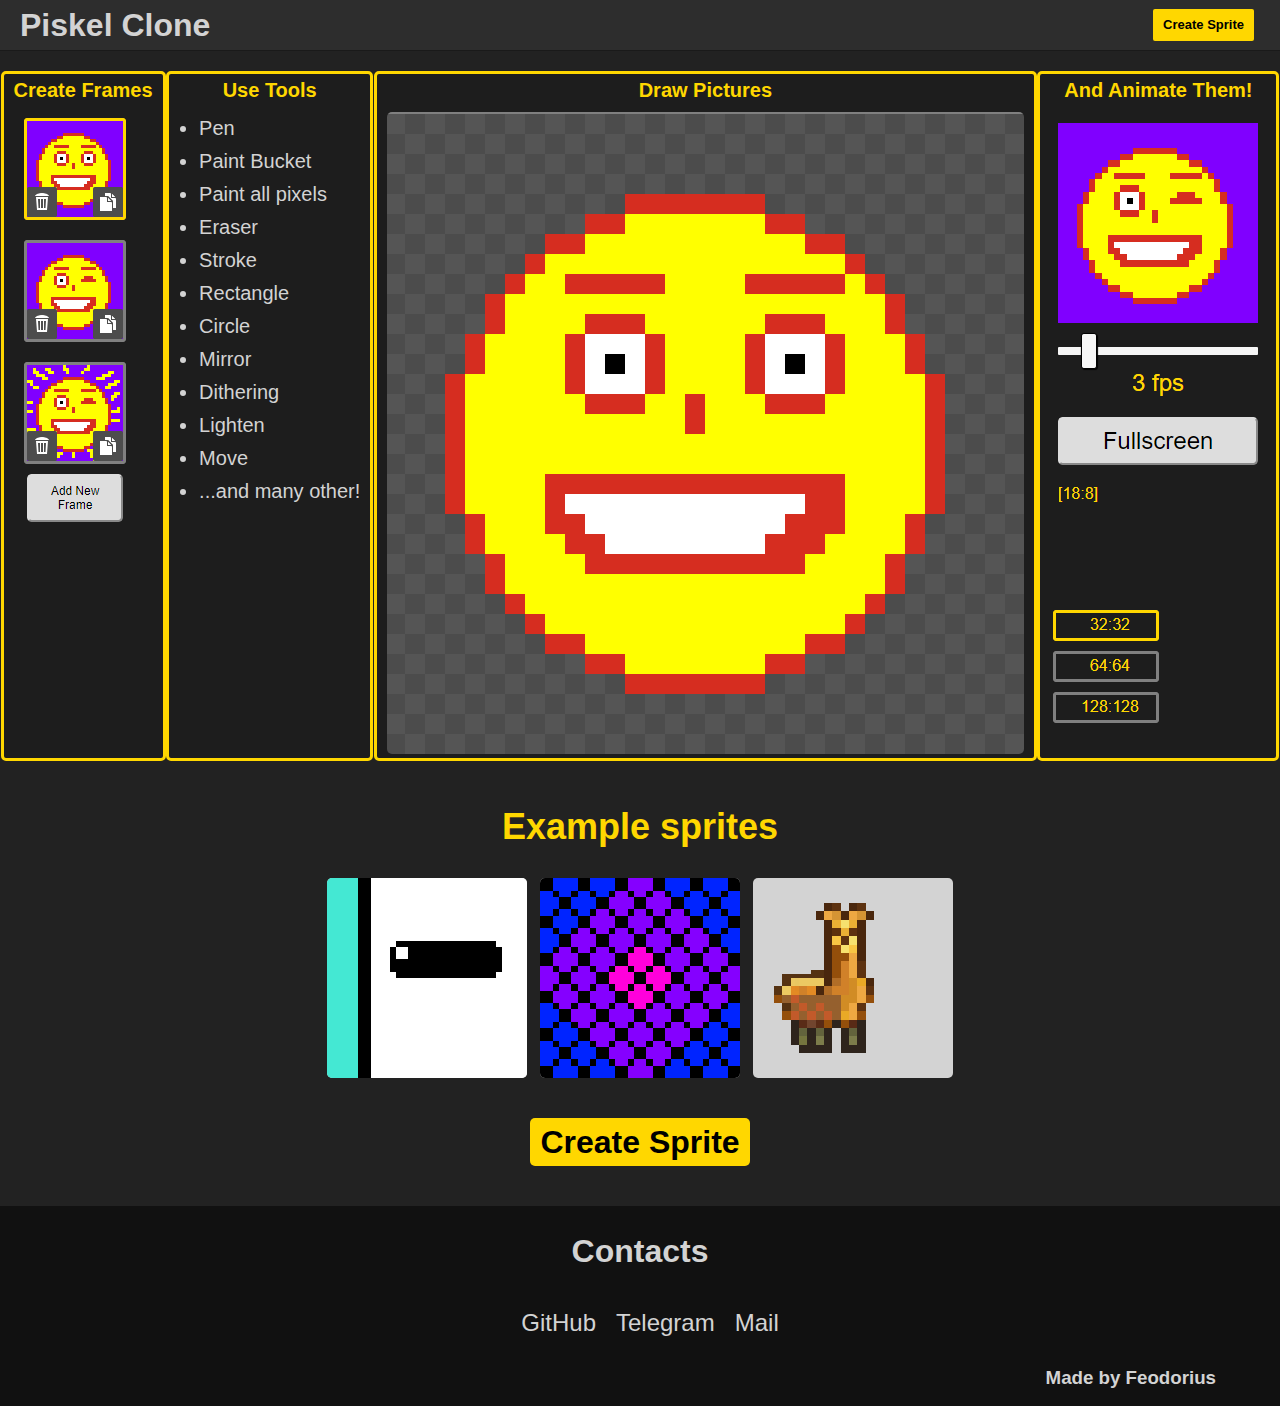
<file: index.html>
<!DOCTYPE html>
<html lang="en">

<head>
  <meta charset="UTF-8">
  <meta name="viewport" content="width=device-width, initial-scale=1.0">
  <meta http-equiv="X-UA-Compatible" content="ie=edge">
  <link rel="stylesheet" href="landing.css">
  <link rel="shortcut icon" href="canvas/images/favicon.png" type="image/x-icon">
  <title>Piskel Clone by Feodorius</title>
<meta name="viewport" content="width=device-width, initial-scale=1, shrink-to-fit=no, maximum-scale=1, user-scalable=no"></head>

<body>
  <header>
    <h1>Piskel Clone</h1>
    <div class="header_buttons">
      <a href="canvas/app.html" class="landing_button">Create Sprite</a>
    </div>
  </header>
  <main>
    <section class="screenshot_section">
      <div class="subsection">
        <p>Create Frames</p>
        <img src="canvas/images/frames.PNG" alt="frames pic">
      </div>
      <div class="subsection">
        <p>Use Tools</p>
        <ul class="tool_list">
          <li>Pen</li>
          <li>Paint Bucket</li>
          <li>Paint all pixels</li>
          <li>Eraser</li>
          <li>Stroke</li>
          <li>Rectangle</li>
          <li>Circle</li>
          <li>Mirror</li>
          <li>Dithering</li>
          <li>Lighten</li>
          <li>Move</li>
          <li>...and many other!</li>
        </ul>
      </div>
      <div class="subsection">
        <p>Draw Pictures</p>
        <img src="canvas/images/Canvas.PNG" alt="canvas pic">
      </div>
      <div class="subsection">
        <p>And Animate Them!</p>
        <img src="canvas/images/preview.PNG" alt="preview pic">
      </div>
    </section>
    <section class="example_section">
      <p class="example_p">Example sprites</p>
      <div class="examples">
        <img class="gif" src="canvas/images/Panda.gif" alt="panda gif">
        <img class="gif" src="canvas/images/color_clone.gif" alt="color gif">
        <img class="gif" src="canvas/images/llama.gif" alt="lama gif">
      </div>
      <div class="">
        <a href="canvas/app.html" class="landing_button central_button">Create Sprite</a>
      </div>
    </section>
  </main>
  <footer>
    <p class="footer_contacts">Contacts</p>
    <ul class="contact_list">
      <li><a class="contact" target="blank" href="https://github.com/Feodorius">GitHub</a></li>
      <li><a class="contact" href="tg://resolve?domain=Feodorius">Telegram </a> </li>
      <li><a class="contact" href="mailto:fkaputsky@mail.ru">Mail</a></li>
    </ul>
    <h3>Made by Feodorius</h3>
  </footer>
<script type="text/javascript" src="app.bundle.js"></script></body>

</html>
</file>
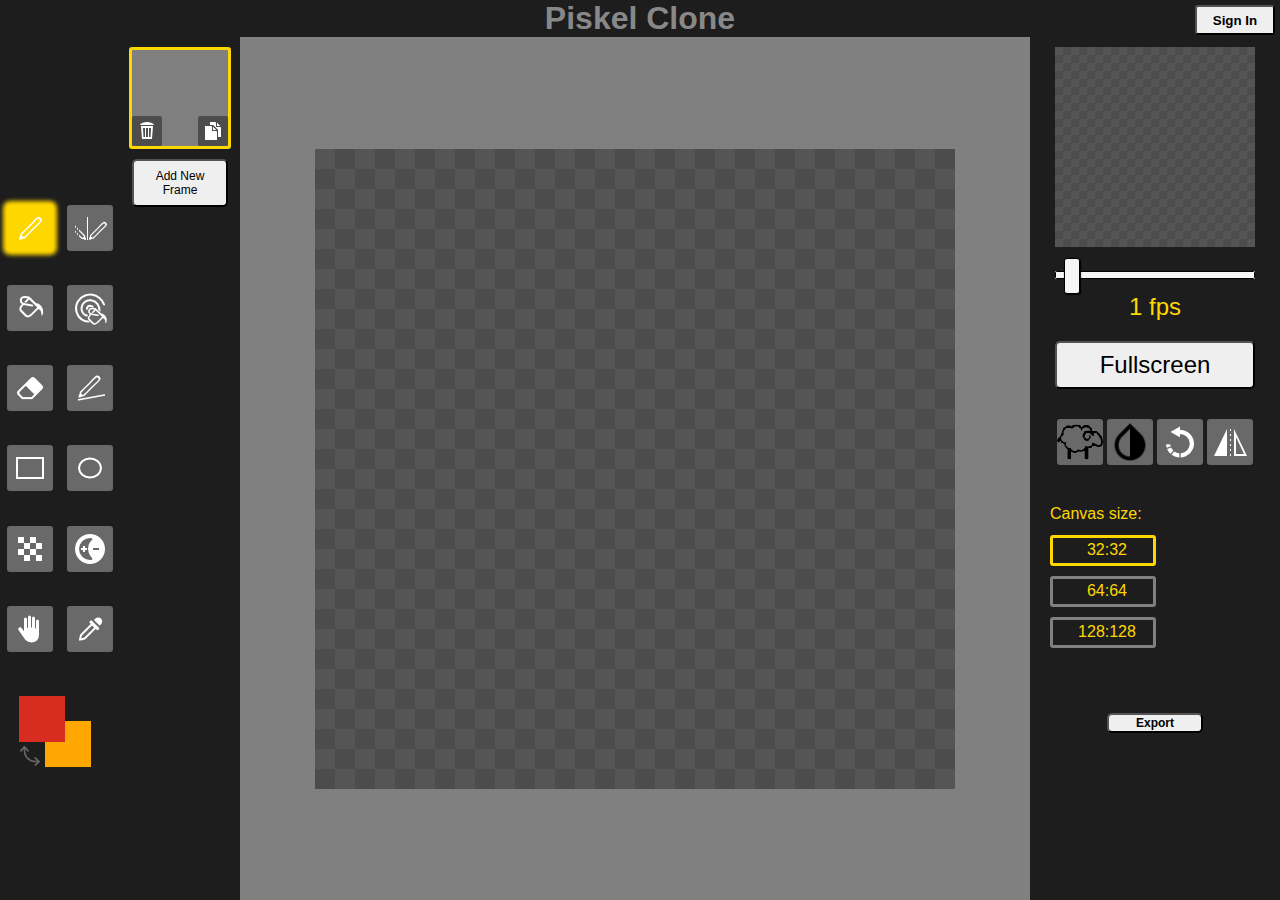
<file: canvas/app.html>
<!DOCTYPE html>
<html lang="en">

<head>
  <meta charset="UTF-8">
  <meta name="viewport" content="width=device-width, initial-scale=1.0">
  <meta http-equiv="X-UA-Compatible" content="ie=edge">
  <meta name="google-signin-scope" content="profile email">
  <meta name="google-signin-client_id"
    content="339781808598-463uom8g0h0jb1p69g8hs2vs70i5ar4o.apps.googleusercontent.com">
  <script src="https://apis.google.com/js/platform.js" defer></script>
  <link rel="stylesheet" href="style.css">
  <link rel="shortcut icon" href="images/favicon.png" type="image/x-icon">
  <title>Piskel Clone by Feodorius</title>
</head>
<!-- 339781808598-463uom8g0h0jb1p69g8hs2vs70i5ar4o -->

<body>
  <div class="wrapper">
    <header>
      <h1><a class="h1" href="../index.html">Piskel Clone</a></h1>
      <button class="sign_in_button" id="sign_in_button">Sign In</button>
      <div class="google_profile"><img alt="google photo" class="google_photo"><p class="google_name"></p></div>
      </script>
    </header>
    <main>
      <section class="tool_section">
        <div class="tool_button pen active_tool_button" title="Pen Tool"></div>
        <div class="tool_button mirror" title="Vertical mirror pen"></div>
        <div class="tool_button paint_bucket" title="Paint bucket tool"></div>
        <div class="tool_button same_color" title="Paint all pixels of the same color"></div>
        <div class="tool_button eraser" title="Eraser tool"></div>
        <div class="tool_button stroke" title="Stroke tool"></div>
        <div class="tool_button rectangle" title="Rectangle tool"></div>
        <div class="tool_button circle" title="Circle tool"></div>
        <div class="tool_button dithering" title="Dithering tool"></div>
        <div class="tool_button lighten" title="Lighten"></div>
        <div class="tool_button move" title="Move tool"></div>
        <div class="tool_button color_picker" title="Color picker">️</div>
        <div class="colors">
          <input class="color_selection fist_color_button" type="color" id="fist_color_button"
            title="Primary - left mouse button">
          <input class="color_selection secondary_color_button" type="color" id="secondary_color_button"
            title="Secondary - right mouse button">
          <div class="change_arrow"></div>
        </div>
      </section>
      <section class="frame_section">
        <div class="frames_array" id="frames_array">
        </div>
        <button class="add_new_frame" id="add_new_frame">Add New Frame</button>
      </section>
      <section class="canvas_section">

        <canvas class="canvas" id="canvas" width="32" height="32"></canvas>
        <canvas class="canvas canvas_top" id="canvas_top" width="32" height="32"></canvas>
      </section>
      <section class="preview_section">
        <div class="animation_player">
          <canvas height="32" width="32" class="preview_canvas" id="preview_canvas"></canvas>
        </div>
        <div class="fps_range_block">
          <input class="fps_range" type="range" name="fps" value="1" min="0" max="24" step="1" id="fps_range">
          <p class="range_value">1 fps</p>
        </div>
        <button class="fullscreen_button" id="fullscreen_button">Fullscreen</button>

        <div class="layer_tools">
          <div class="tool_button sheep" title="Clone current layer to all frames"></div>
          <div class="tool_button inversion" title="Color inversion">️</div>
          <div class="tool_button rotate" title="Rotate">️</div>
          <div class="tool_button vertical_flip" title="Flip verticaly">️</div>
        </div>
        <form class="radio_form" id="change_size">
          <p class="change_size_p">Canvas size:</p>
          <label class="change_size active_size"><input type="radio" name="change_size" id="change_size_32" value="32"
              checked>32:32</label>
          <label class="change_size"><input type="radio" name="change_size" id="change_size_64" value="64">64:64</label>
          <label class="change_size"><input type="radio" name="change_size" id="change_size_128"
              value="128">128:128</label>
        </form>
        <div id="cursor_position" class="cursor_position">[0:0]</div>

        <button id="show" class="show_export_dialog_button">Export</button>
        <dialog id="export_dialog" class="export_dialog">
          <div class="export_dialog_div">
            <div id="close_export_dialog" class="close_export_dialog">X</div>
            <label class="label">Export Size:<input type="number" name="gifSize" id="gifSize" class="gifSize" max="1024"
                min="32" value="256"></label>
            <label class="label">Export FPS:<input type="number" name="gif_fps" id="gif_fps" class="gif_fps" min="1"
                max="24" value="1"></label>
            <label class="label">Export Background:
              <input type="color" name="gifColor" id="gifColor" class="gifColor"></label>

            <button class="export_gif" id="export_gif">Export GIF</button>
            <button class="export_gif" id="export_apng">Export APNG</button>
          </div>
        </dialog>
      </section>
    </main>
  </div>
  <script src="https://apis.google.com/js/platform.js"></script>
  <script type="text/javascript" src="../app.bundle.js"></script>
</body>
</file>
<file: landing.css>
body {
  height: 100vh;
  width: 100vw;
  margin: 0;
  background-color: #222222;
  font-family: Helvetica;
  overflow-x: hidden;

}

h1 {
  margin: 0 20px;
  color: lightgray;
}

header {
  display: flex;
  justify-content: space-between;
  align-items: center;
  height: 50px;
  line-height: 36px;
  background: #2D2D2D;
  border-bottom: 1px solid #1a1a1a;
}



.header_buttons {
  display: flex;
  margin: 0 20px;
}

.landing_button {
  margin: 6px 6px 6px 0;
  display: inline-block;
  height: 32px;
  line-height: 32px;
  padding: 0 10px;
  border-style: none;
  border-radius: 2px;
  cursor: pointer;
  font-size: 13px;
  font-weight: bold;
  text-align: center;
  text-decoration: none;
  color: black;
  background-color: gold;
  transition: 0.3s background-color;
}

.landing_button:hover {
  background-color: lightgoldenrodyellow;
  transition: 0.3s background-color;
}

.screenshot_section {
  width: 100%;
  padding: 20px 0;
  display: flex;
  justify-content: space-evenly;
}

img {
  border-radius: 5px;
}

.subsection {
  background: #1D1D1D;
  border: 3px solid gold;
  border-radius: 5px;
  padding: 0 10px;
}

p {
  margin: 5px auto 10px;
  text-align: center;
  font-size: 20px;
  font-weight: 600;
  color: gold;
}

.tool_list {
  display: flex;
  flex-direction: column;
  margin: 0;

}

ul {
  padding-left: 20px;
}

li {
  margin: 5px 0;
  color: lightgray;
  font-size: 20px;
}

.example_section {
  margin: 20px auto;
  display: flex;
  flex-direction: column;
  align-items: center;
}

.example_p {
  font-size: 36px;
}

.examples {
  display: flex;
  justify-content: space-around;
  width: 50%;
}

.gif {
  margin: 20px auto;
  width: 200px;
  height: 200px;
  background: lightgrey;
  image-rendering: pixelated;
}

::-webkit-scrollbar {
  -webkit-appearance: none;
  width: 6px;
}

::-webkit-scrollbar-thumb {
  border-radius: 2px;
  background-color: #999;
  cursor: pointer;
}

::-webkit-scrollbar-track {
  background-color: rgba(50, 50, 50, 0.4);
}

.central_button {
  margin: 20px 10px;
  border-radius: 5px;
  font-size: 32px;
  height: 48px;
  line-height: 48px;
}

footer {
  background-color: #111111;
  height: 200px;
  display: flex;
  flex-direction: column;
  align-items: center;
  justify-content: space-around;
}

.footer_contacts {
  margin: 20px auto;
  font-size: 32px;
  color: lightgrey;
}

.contact_list {
  margin: 0;
  list-style: none;
  display: flex;
  justify-content: center;
}

.contact {
  text-decoration: none;
  color: lightgrey;
  margin: 0 10px;
  font-size: 24px;
}

h3 {
  margin: 10px auto;
  width: 90%;
  padding: 0 10px;
  text-align: end;
  color: lightgrey;
}
</file>
<file: canvas/style.css>
body {
  margin: 0;
  display: flex;
  justify-content: center;
  align-items: center;
  background: #1D1D1D;
}

.wrapper {
  width: 100%;
  height: 100vh;
  display: flex;
  flex-direction: column;
}

h1 {
  text-align: center;
  font-family: Arial, Helvetica, sans-serif;
  color: #888;
  margin: 0 auto;
  background: #1D1D1D;
}

.h1 {
  text-align: center;
  font-family: Arial,
    Helvetica,
    sans-serif;
  color: #888;
  margin: 0 auto;
  background: #1D1D1D;
  text-decoration: none;
}

header {
  position: relative;
}

.sign_in_button {
  position: absolute;
  top: 0;
  right: 0;
  font-weight: bold;
  height: 30px;
  width: 80px;
  border-radius: 3px;
  margin: 5px;

}

.google_profile {
  background: #1D1D1D;
  position: absolute;
  top: 0;
  right: 90px;
  display: flex;
  height: 40px;
  justify-content: space-evenly;
  align-items: center;
}

.google_name {
  text-overflow: ellipsis;
  display: none;
  margin: 0 5px;
  font-family: Arial,
    Helvetica,
    sans-serif;
  color: gold;
  background: #1D1D1D;
}

.google_photo {
  display: none;
  width: 30px;
  height: 30px;
  border-radius: 50%;
  background: #1D1D1D;
  margin: 0 5px;
}

main {
  height: 100%;
  display: flex;
  justify-content: space-between;
  align-items: center;
  background: #1D1D1D;
}

/*  --------------- SECTIONS --------------- */
.frame_section {
  overflow-y: auto;
  width: 120px;
  height: 100%;
  display: flex;
  flex-direction: column;
  align-items: center;
  justify-content: flex-start;
  background: #1D1D1D;
}

.tool_section {
  width: 120px;
  height: 65%;
  display: flex;
  flex-wrap: wrap;
  justify-content: space-around;
  background: #1D1D1D;
  align-items: center;
}

.canvas_section {
  overflow: auto;
  position: relative;
  background: grey;
  display: flex;
  flex-grow: 1;
  height: 100%;
  align-items: center;
  justify-content: center;
}

.preview_section {
  width: 250px;
  height: 100%;
  display: flex;
  flex-direction: column;
  align-items: center;
  justify-content: flex-start;
  background: #1D1D1D;
}

/* ----------------------------- FRAMES ------------------------------------- */

.frames_array {
  width: 100%;
  display: flex;
  flex-direction: column;
  justify-content: flex-start;
  align-items: center;
}

.frame {
  margin: 10px auto;
  width: 96px;
  height: 96px;
  border: 3px solid grey;
  border-radius: 3px;
  background-color: grey;
  background-repeat: no-repeat;
  background-size: cover;
  background-position: center;
  position: relative;
  z-index: 1;
}

.canvas_frame {
  width: 100%;
  height: 100%;
  z-index: 5;
  background: url(images/bg-image-for-canvas.png);
}


.active {
  border: 3px solid gold;
  transition: 0.3s;
}

.frame:hover {
  cursor: pointer;
}

.frame_section::-webkit-scrollbar {
  display: none;
}

.delete,
.copy {
  color: rgb(255, 0, 0);
  display: flex;
  justify-content: center;
  align-items: center;
  position: absolute;
  width: 30px;
  height: 30px;
  bottom: 0;
  background: rgba(209, 209, 209, 0.959);
  font-family: Arial, Helvetica, sans-serif;
  font-size: 10px;
  border-radius: 2px;
  z-index: 5;
}

.delete {
  background: 50% url([data-uri]),
    #4d4d4d;
}

.copy {
  right: 0;
  background: 50% url([data-uri]),
    #4d4d4d;
}

/* ----------------------------------------- CANVAS ----------------------------------------- */
.canvas {
  background: url(images/bg-image-for-frame.png);
  z-index: 0;
}

.canvas_top {
  background: none;
  position: absolute;
  z-index: 5;
}

.preview_canvas {
  width: 100%;
  height: 100%;
  background: url(images/bg-image-for-canvas.png);
}

canvas,
.animation_player,
.frame,
.canvas_top {
  image-rendering: pixelated;
}

.add_new_frame,
.fullscreen_button,
.export_gif {
  width: 96px;
  height: 48px;
  font-family: Arial, Helvetica, sans-serif;
  font-size: 12px;
  border-radius: 5px;
  outline: none;
}

.fullscreen_button {
  width: 200px;
  margin: 20px auto 10px;
  font-size: 24px;
}






/* ----------------------------------------- PREVIEW ----------------------------------------- */

.animation_player {
  width: 200px;
  height: 200px;
  margin: 10px;
  background-repeat: no-repeat;
  background-size: contain;
  background-position: center;
  background-color: grey;
  ;
}

.fps_range_block {
  width: 200px;
}

.range_value {
  width: 200px;
  text-align: center;
  font-family: Arial, Helvetica, sans-serif;
  font-size: 24px;
  margin: 0;
  color: gold;
}

.radio_form {
  margin-top: 20px;
  width: 100%;
  display: flex;
  flex-direction: column;
}

.change_size {
  font-family: Arial,
    Helvetica,
    sans-serif;
  margin: 0;
  color: gold;
  display: flex;
  justify-content: center;
  align-items: center;
  appearance: none;
  width: 100px;
  margin: 5px 20px;
  height: 25px;
  border: 3px solid grey;
  border-radius: 3px;
}

.change_size_p {
  font-family: Arial,
    Helvetica,
    sans-serif;
  margin: 0;
  color: gold;
  width: 100px;
  margin: 0px 20px;
  height: 25px;
}

input[type=radio] {
  -webkit-appearance: none;
}

.active_size {
  border: 3px solid gold;
  transition: 0.3s;
}

.layer_tools {
  margin: 20px auto;
  display: flex;
  justify-content: space-around;
  width: 80%;
}

.show_export_dialog_button {
  width: 96px;
  height: 20px;
  font-family: Arial,
    Helvetica,
    sans-serif;
  font-size: 12px;
  border-radius: 5px;
  font-weight: bold;
  outline: none;
}

.export_dialog {
  position: relative;
  width: 200px;
  height: 400px;
  background: #1D1D1D;
  border-radius: 5px;
  border: 3px solid gold;
}

.close_export_dialog {
  font-family: Arial,
    Helvetica,
    sans-serif;
  font-size: 12px;
  font-weight: bold;
  cursor: pointer;
  display: flex;
  justify-content: center;
  align-items: center;
  position: absolute;
  right: -1px;
  background: gold;
  top: -1px;
  width: 20px;
  height: 20px;
  border-radius: 3px;

}

.export_dialog_div {
  display: flex;
  flex-direction: column;
  align-items: center;
}

.gifSize,
.gif_fps,
.gifColor {
  width: 50px;
}

.gif_fps {
  width: 50px;
}

.export_gif {
  font-family: Arial,
    Helvetica,
    sans-serif;
  font-size: 12px;
  font-weight: bold;
  height: 20px;
  width: 90%;
  margin: 10px 0;
}

.label {
  margin: 10px auto;
  display: flex;
  justify-content: space-between;
  align-items: center;
  width: 100%;
  height: 25px;
  color: gold;
  font-family: Arial,
    Helvetica,
    sans-serif;
}

.gifColor::-webkit-color-swatch-wrapper {
  padding: 0;
}

.gifColor::-webkit-color-swatch {
  border: none;
}

/* INPUT RANGE */

.fps_range {
  -webkit-appearance: none;
  width: 100%;
  margin: 13.8px 0;
  background-color: #f6f6f6;
}

.fps_range:focus {
  outline: none;
}

.fps_range::-webkit-slider-runnable-track {
  width: 100%;
  height: 8.4px;
  cursor: pointer;
  border-radius: 1.3px;
  border: 0.2px solid #010101;
}

.fps_range::-webkit-slider-thumb {
  box-shadow: 1px 1px 1px #000000, 0px 0px 1px #0d0d0d;
  border: 1px solid #000000;
  height: 36px;
  width: 16px;
  border-radius: 3px;
  background-color: #f6f6f6;
  cursor: pointer;
  -webkit-appearance: none;
  margin-top: -14px;
}


/* ----------------------------------------- TOOLS ----------------------------------------- */

/* Cursor position */
.cursor_position {
  margin: 20px auto;
  color: gold;
  font-family: Arial, Helvetica, sans-serif;
  width: 80%;
  height: 20px;
  visibility: hidden;
}

/* Tool Buttons */
.tool_button {
  width: 46px;
  height: 46px;
  background: #696969;
  border-radius: 3px;
  position: relative;
  cursor: pointer;
}

.pen {

  content: url([data-uri]);
}

.paint_bucket {

  content: url([data-uri]);
}

.eraser {

  content: url([data-uri]);
}

.mirror {

  content: url([data-uri]);
}

.same_color {

  content: url([data-uri]);
}

.stroke {
  content: url([data-uri]);
}

.rectangle {

  content: url([data-uri]);
}

.circle {

  content: url([data-uri]);
}

.color_picker {

  content: url([data-uri]);
}

.dithering {

  content: url([data-uri]);
}

.lighten {
  content: url([data-uri]);
}

.move {
  content: url([data-uri]);
}

.sheep {
  image-rendering: pixelated;
  content: url([data-uri]);
}

.sheep:active,
.vertical_flip:active,
.inversion:active,
.rotate:active {
  background: gold;
}

.vertical_flip {
  content: url([data-uri]);
}

.rotate {
  content: url([data-uri]);
}

.inversion {
  content: url(../canvas/images/invert.png);
}

.paintbrush {
  display: flex;
  justify-content: center;
  align-items: center;
  color: #fff;
  font-size: 32px;
}

.active_tool_button {
  background: gold;
  box-shadow: gold 0px 0px 4px 4px;
  transition: 0.3s;
}

.color_selection {
  outline: none;
  width: 46px;
  height: 46px;
  border: none;
}

.colors {
  position: relative;
  height: 46px;
  width: 90px;
}

.fist_color_button {
  position: absolute;
  right: 40px;
  top: 10px;
  z-index: 12;
}

.change_arrow {
  position: absolute;
  content: url(./images/swapArrow.svg);
  width: 20px;
  height: 20px;
  top: 60px;
  right: 65px;
}

.change_arrow:hover {
  filter: brightness(2);
  transition: .3s;
}

.secondary_color_button {
  position: absolute;
  left: 30px;
  top: 35px;
  z-index: 0;
}

.color_selection::-webkit-color-swatch-wrapper {
  padding: 0;
}

.color_selection::-webkit-color-swatch {
  border: none;
}

input[type="color"i] {
  padding: 0;
}

::-webkit-scrollbar {
  -webkit-appearance: none;
  width: 6 px;
}

::-webkit-scrollbar-thumb {
  border-radius: 2 px;
  background-color: #999;
  cursor: pointer;
}

::-webkit-scrollbar-track {
  background-color: rgba(50, 50, 50, 0.4);
}
</file>
